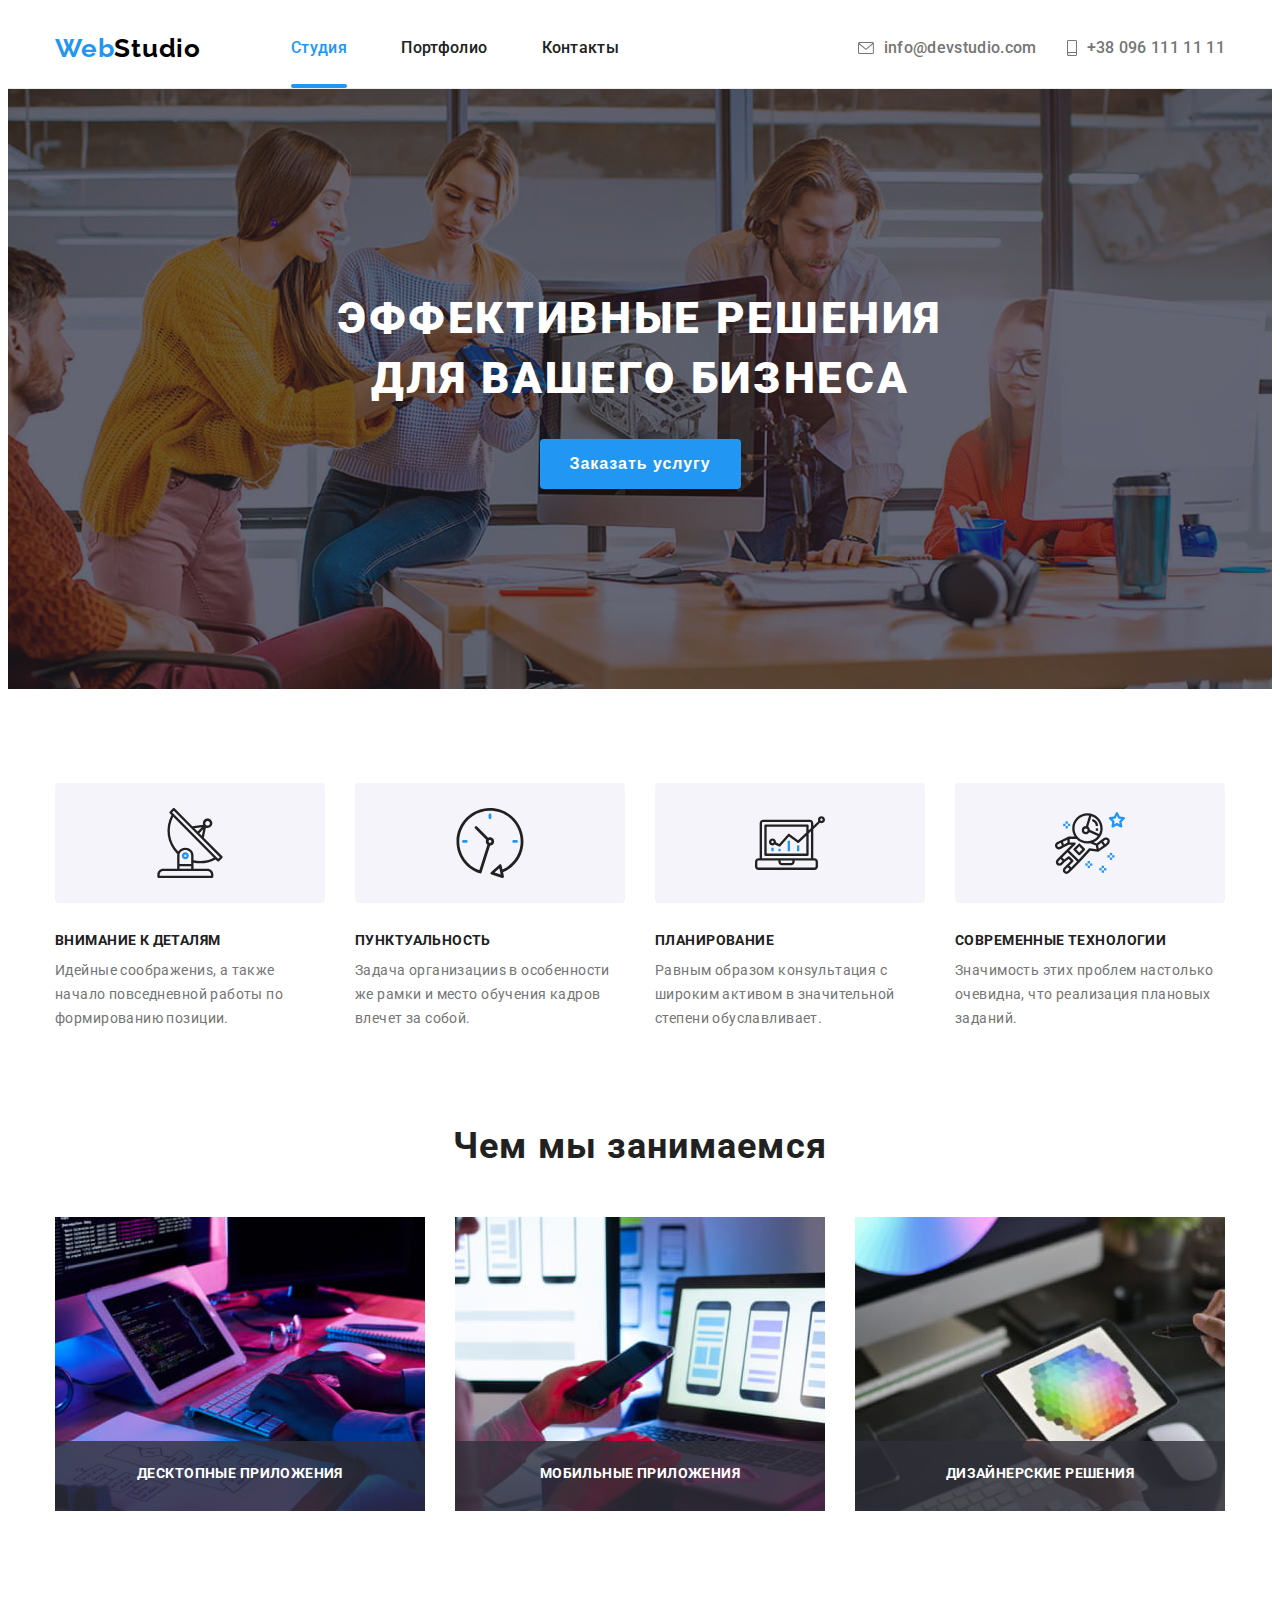
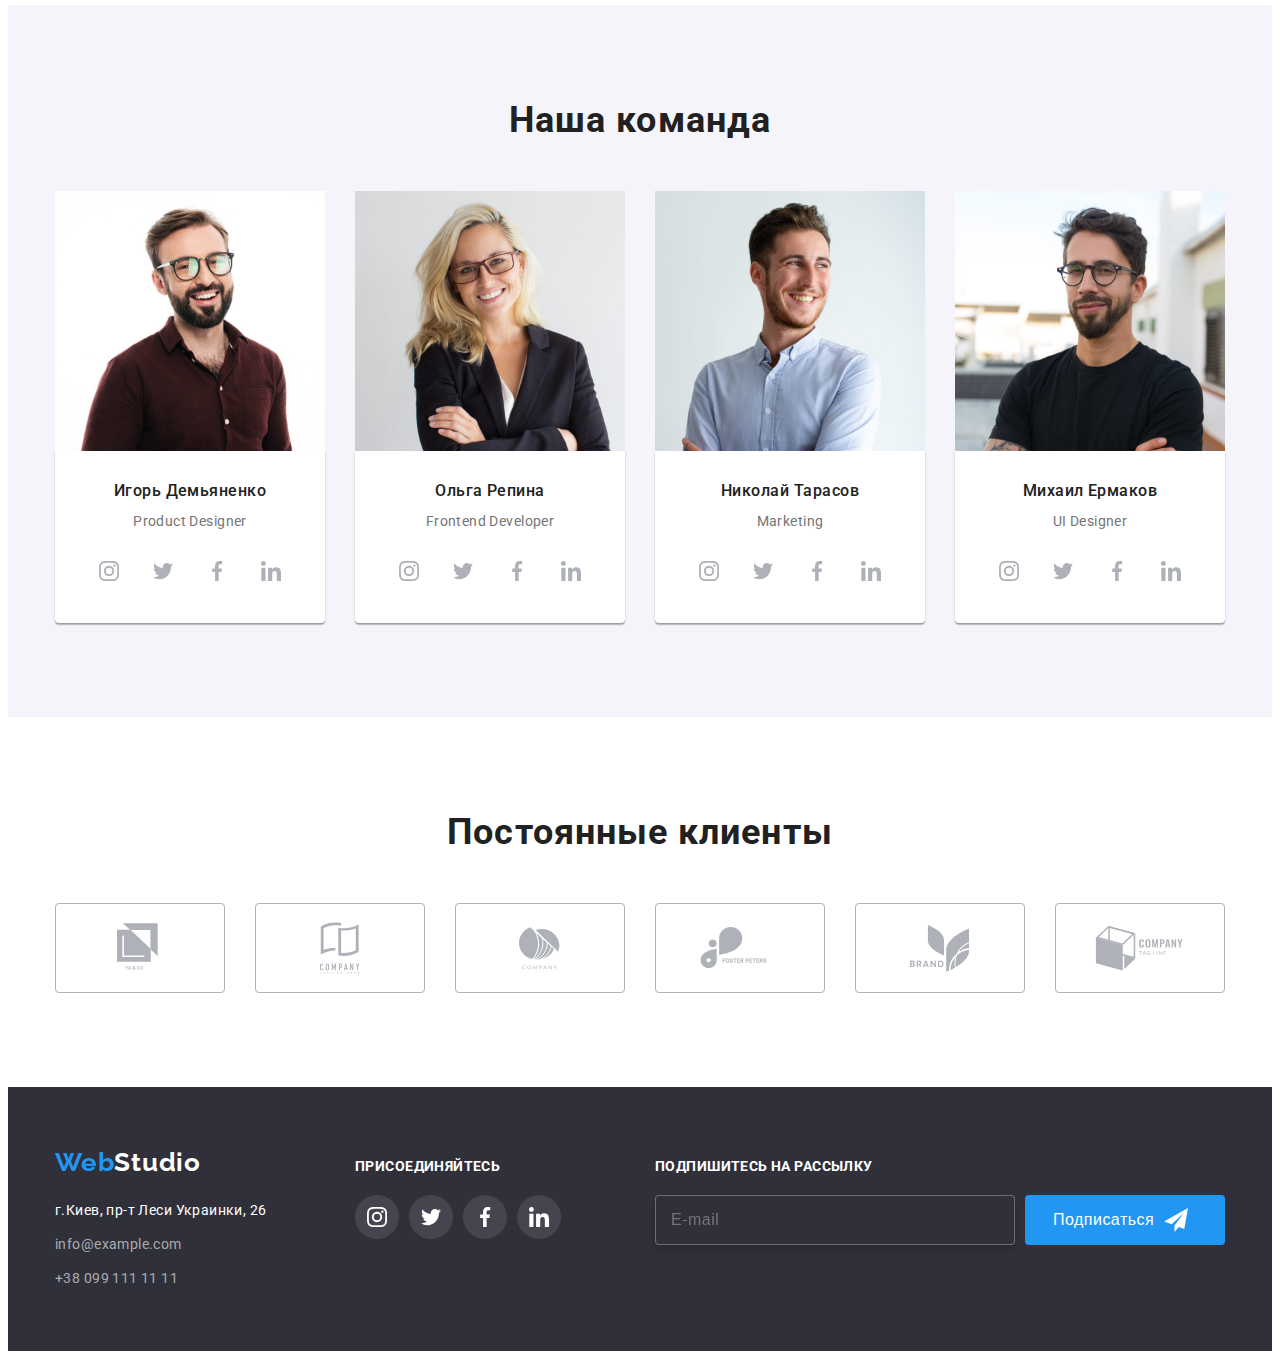
<file: index.html>
<!DOCTYPE html>
<html lang="ru">

<head>
  <meta charset="UTF-8" />
  <meta http-equiv="X-UA-Compatible" content="IE=edge" />
  <meta name="viewport" content="width=device-width, initial-scale=1.0" />
  <title>First hw</title>
  <link rel="preconnect" href="https://fonts.gstatic.com">
  <link href="https://fonts.googleapis.com/css2?family=Raleway:wght@700&family=Roboto:wght@400;500;700;900&display=swap"
    rel="stylesheet">
  <link rel="stylesheet" href="./css/styles.css">
</head>

<body>

  <header class="header-text">
    <div class="container main-container">
      <nav class="navigation">
        <a class="link main-site-name main-site-flex" lang="en" href=""><span
            class="main-site-subname">Web</span>Studio</a>
        <ul class="list">
          <li class="menu menu-item"><a class="link header-link current" href="./index.html">Студия</a></li>
          <li class="menu menu-item"><a class="link header-link" href="./portfolio.html">Портфолио</a></li>
          <li class="menu menu-item"><a class="link header-link" href="">Контакты</a></li>
        </ul>
      </nav>
      <ul class="list navigation-contact">
        <li class="navigation-item"><a class="link header-link" href="mailto:info@devstudio.com">
            <svg class="icon" width="16" height="12">
              <use href="./images/sprite.svg#icon-envelope"></use>
            </svg>
            info@devstudio.com</a>
        </li>
        <li class="navigation-item"><a class="link header-link" href="tel:+380961111111">
            <svg class="icon" width="10" height="16">
              <use href="./images/sprite.svg#icon-smartphone"></use>
            </svg>
            +38 096 111 11 11</a>
        </li>
      </ul>
    </div>
  </header>

  <main>

    <section class="hero">
      <div class="container hero-container">
        <h1 class="hero-text">Эффективные решения для вашего бизнеса</h1>
        <button class="hero-button" type="button" data-modal-open>Заказать услугу</button>
      </div>
    </section>

    <section class="our-advantages">
      <div class="container">
        <ul class="list grid">
          <li class="advantages-item adv-grid-item">
            <h3 class="title-heading sub-title-heading">Внимание к деталям</h3>
            <p class="adv-item-text">Идейные соображениs, а также начало повседневной работы по
              формированию позиции.</p>
          </li>
          <li class="advantages-item adv-grid-item">
            <h3 class="title-heading sub-title-heading">Пунктуальность</h3>
            <p class="adv-item-text">Задача организацииs в особенности же рамки и место обучения кадров
              влечет за собой.</p>
          </li>
          <li class="advantages-item adv-grid-item">
            <h3 class="title-heading sub-title-heading">Планирование</h3>
            <p class="adv-item-text">Равным образом конsультация с широким активом в значительной
              степени обуславливает.</p>
          </li>
          <li class="advantages-item adv-grid-item">
            <h3 class="title-heading sub-title-heading">Современные технологии</h3>
            <p class="adv-item-text">Значимость этих проблем настолько очевидна, что реализация
              плановых заданий.</p>
          </li>
        </ul>
      </div>
    </section>

    <section class="section-work">
      <div class="container">
        <h2 class="title-heading">Чем мы занимаемся</h2>
        <ul class="list grid">
          <li class="grid-work-item work-item">
            <div class="work-block">
              <img width="370" height="294" src="./images/our_work/img_1.jpg" alt="example what we do 1" />
              <p class="work-text">Десктопные приложения</p>
            </div>
          </li>
          <li class="grid-work-item work-item">
            <div class="work-block">
              <img width="370" height="294" src="./images/our_work/img_2.jpg" alt="example what we do 2" />
              <p class="work-text">Мобильные приложения</p>
            </div>
          </li>
          <li class="grid-work-item work-item">
            <div class="work-block">
              <img width="370" height="294" src="./images/our_work/img_3.jpg" alt="example what we do 3" />
              <p class="work-text">Дизайнерские решения</p>
            </div>
          </li>
        </ul>
      </div>
    </section>

    <section class="section-team">
      <div class="container">
        <h2 class="title-heading">Наша команда</h2>
        <ul class="list grid">
          <li class="team-item team-grid-item">
            <img class="team-img-item" width="270" height="260" src="./images/our_team/img_1.jpg"
              alt="Игорь Демьяненко Product Designer" />
            <div class="team-name">
              <h3 class="team-member-name">Игорь Демьяненко</h3>
              <p class="team-member-function" lang="en">Product Designer</p>
              <ul class="list social-icons">
                <li class="social-icons-item">
                  <a aria-label="Instagram" href="" class="social-icons-link" target="_blank"
                    rel="moopener norefferrer">
                    <svg class="icon" width="20" height="20">
                      <use href="./images/sprite.svg#icon-instagram"></use>
                    </svg>
                  </a>
                </li>
                <li class="social-icons-item">
                  <a aria-label="Twitter" href="" class="social-icons-link" target="_blank" rel="moopener norefferrer">
                    <svg class="icon" width="20" height="20">
                      <use href="./images/sprite.svg#icon-twitter"></use>
                    </svg>
                  </a>
                </li>
                <li class="social-icons-item">
                  <a aria-label="Facebook" href="" class="social-icons-link" target="_blank" rel="moopener norefferrer">
                    <svg class="icon" width="20" height="20">
                      <use href="./images/sprite.svg#icon-facebook"></use>
                    </svg>
                  </a>
                </li>
                <li class="social-icons-item">
                  <a aria-label="LinkedIn" href="" class="social-icons-link" target="_blank" rel="moopener norefferrer">
                    <svg class="icon" width="20" height="20">
                      <use href="./images/sprite.svg#icon-linkedin"></use>
                    </svg>
                  </a>
                </li>
              </ul>
            </div>
          </li>
          <li class="team-item team-grid-item">
            <img class="team-img-item" width="270" height="260" src="./images/our_team/img_2.jpg"
              alt="Ольга Репина Frontend Developer" />
            <div class="team-name">
              <h3 class="team-member-name">Ольга Репина</h3>
              <p class="team-member-function" lang="en">Frontend Developer</p>
              <ul class="list social-icons">
                <li class="social-icons-item">
                  <a aria-label="Instagram" href="" class="social-icons-link" target="_blank"
                    rel="moopener norefferrer">
                    <svg class="icon" width="20" height="20">
                      <use href="./images/sprite.svg#icon-instagram"></use>
                    </svg>
                  </a>
                </li>
                <li class="social-icons-item">
                  <a aria-label="Twitter" href="" class="social-icons-link" target="_blank" rel="moopener norefferrer">
                    <svg class="icon" width="20" height="20">
                      <use href="./images/sprite.svg#icon-twitter"></use>
                    </svg>
                  </a>
                </li>
                <li class="social-icons-item">
                  <a aria-label="Facebook" href="" class="social-icons-link" target="_blank" rel="moopener norefferrer">
                    <svg class="icon" width="20" height="20">
                      <use href="./images/sprite.svg#icon-facebook"></use>
                    </svg>
                  </a>
                </li>
                <li class="social-icons-item">
                  <a aria-label="LinkedIn" href="" class="social-icons-link" target="_blank" rel="moopener norefferrer">
                    <svg class="icon" width="20" height="20">
                      <use href="./images/sprite.svg#icon-linkedin"></use>
                    </svg>
                  </a>
                </li>
              </ul>
            </div>
          </li>
          <li class="team-item team-grid-item">
            <img class="team-img-item" width="270" height="260" src="./images/our_team/img_3.jpg"
              alt="Николай Тарасов Marketing" />
            <div class="team-name">
              <h3 class="team-member-name">Николай Тарасов</h3>
              <p class="team-member-function" lang="en">Marketing</p>
              <ul class="list social-icons">
                <li class="social-icons-item">
                  <a aria-label="Instagram" href="" class="social-icons-link" target="_blank"
                    rel="moopener norefferrer">
                    <svg class="icon" width="20" height="20">
                      <use href="./images/sprite.svg#icon-instagram"></use>
                    </svg>
                  </a>
                </li>
                <li class="social-icons-item">
                  <a aria-label="Twitter" href="" class="social-icons-link" target="_blank" rel="moopener norefferrer">
                    <svg class="icon" width="20" height="20">
                      <use href="./images/sprite.svg#icon-twitter"></use>
                    </svg>
                  </a>
                </li>
                <li class="social-icons-item">
                  <a aria-label="Facebook" href="" class="social-icons-link" target="_blank" rel="moopener norefferrer">
                    <svg class="icon" width="20" height="20">
                      <use href="./images/sprite.svg#icon-facebook"></use>
                    </svg>
                  </a>
                </li>
                <li class="social-icons-item">
                  <a aria-label="LinkedIn" href="" class="social-icons-link" target="_blank" rel="moopener norefferrer">
                    <svg class="icon" width="20" height="20">
                      <use href="./images/sprite.svg#icon-linkedin"></use>
                    </svg>
                  </a>
                </li>
              </ul>
            </div>
          </li>
          <li class="team-item team-grid-item">
            <img class="team-img-item" width="270" height="260" src="./images/our_team/img_4.jpg"
              alt="Михаил Ермаков UI Designer" />
            <div class="team-name">
              <h3 class="team-member-name">Михаил Ермаков</h3>
              <p class="team-member-function" lang="en">UI Designer</p>
              <ul class="list social-icons">
                <li class="social-icons-item">
                  <a aria-label="Instagram" href="" class="social-icons-link" target="_blank"
                    rel="moopener norefferrer">
                    <svg class="icon" width="20" height="20">
                      <use href="./images/sprite.svg#icon-instagram"></use>
                    </svg>
                  </a>
                </li>
                <li class="social-icons-item">
                  <a aria-label="Twitter" href="" class="social-icons-link" target="_blank" rel="moopener norefferrer">
                    <svg class="icon" width="20" height="20">
                      <use href="./images/sprite.svg#icon-twitter"></use>
                    </svg>
                  </a>
                </li>
                <li class="social-icons-item">
                  <a aria-label="Facebook" href="" class="social-icons-link" target="_blank" rel="moopener norefferrer">
                    <svg class="icon" width="20" height="20">
                      <use href="./images/sprite.svg#icon-facebook"></use>
                    </svg>
                  </a>
                </li>
                <li class="social-icons-item">
                  <a aria-label="LinkedIn" href="" class="social-icons-link" target="_blank" rel="moopener norefferrer">
                    <svg class="icon" width="20" height="20">
                      <use href="./images/sprite.svg#icon-linkedin"></use>
                    </svg>
                  </a>
                </li>
              </ul>
            </div>
          </li>
        </ul>
      </div>
    </section>

    <section class="section-customers">
      <div class="container">
        <h2 class="title-heading">Постоянные клиенты</h2>
        <ul class="list grid customers-list">
          <li class="customers-item">
            <a href="" class="customers-link">
              <svg class="icon" width=45 height=50>
                <use href="./images/sprite.svg#icon-logo-1"></use>
              </svg>
            </a>
          </li>
          <li class="customers-item">
            <a href="" class="customers-link">
              <svg class="icon" width=40 height=52>
                <use href="./images/sprite.svg#icon-logo-2"></use>
              </svg>
            </a>
          </li>
          <li class="customers-item">
            <a href="" class="customers-link">
              <svg class="icon" width=41 height=43>
                <use href="./images/sprite.svg#icon-logo-3"></use>
              </svg>
            </a>
          </li>
          <li class="customers-item">
            <a href="" class="customers-link">
              <svg class="icon" width=80 height=42>
                <use href="./images/sprite.svg#icon-logo-4"></use>
              </svg>
            </a>
          </li>
          <li class="customers-item">
            <a href="" class="customers-link">
              <svg class="icon" width=59 height=47>
                <use href="./images/sprite.svg#icon-logo-5"></use>
              </svg>
            </a>
          </li>
          <li class="customers-item">
            <a href="" class="customers-link">
              <svg class="icon" width=89 height=45>
                <use href="./images/sprite.svg#icon-logo-6"></use>
              </svg>
            </a>
          </li>
        </ul>
      </div>
    </section>
  </main>

  <footer class="footer footer-text-color">
    <div class="container footer-container">
      <div class="footer-contacts">
        <a class="link main-site-name-footer" lang="en" href=""><span class="main-site-subname">Web</span>Studio</a>
        <address class="flex-address">
          <ul class="list">
            <li class="footer-item">
              <a class="link footer-address-color" href="https://goo.gl/maps/DzhFfoEovejw2ryV9" target="_blank"
                rel="noopener noreferrer">г.Киев, пр-т Леси Украинки, 26</a>
            </li>
            <li class="footer-item"><a class="link footer-link" href="mailto:info@example.com">info@example.com</a></li>
            <li class="footer-item"><a class="link footer-link" href="tel:+380991111111">+38 099 111 11 11</a></li>
          </ul>
        </address>
      </div>
      <div class="footer-socials">
        <h2 class="footer-join-section">Присоединяйтесь</h2>
        <ul class="list social-icons">
          <li class="social-icons-item footer-social-icons">
            <a aria-label="Instagram" href="" class="social-icons-link" target="_blank" rel="moopener norefferrer">
              <svg class="icon" width="20" height="20">
                <use href="./images/sprite.svg#icon-instagram"></use>
              </svg>
            </a>
          </li>
          <li class="social-icons-item footer-social-icons">
            <a aria-label="Twitter" href="" class="social-icons-link" target="_blank" rel="moopener norefferrer">
              <svg class="icon" width="20" height="20">
                <use href="./images/sprite.svg#icon-twitter"></use>
              </svg>
            </a>
          </li>
          <li class="social-icons-item footer-social-icons">
            <a aria-label="Facebook" href="" class="social-icons-link" target="_blank" rel="moopener norefferrer">
              <svg class="icon" width="20" height="20">
                <use href="./images/sprite.svg#icon-facebook"></use>
              </svg>
            </a>
          </li>
          <li class="social-icons-item footer-social-icons">
            <a aria-label="LinkedIn" href="" class="social-icons-link" target="_blank" rel="moopener norefferrer">
              <svg class="icon" width="20" height="20">
                <use href="./images/sprite.svg#icon-linkedin"></use>
              </svg>
            </a>
          </li>
        </ul>
      </div>

      <div class="sign-in">
        <h2 class="footer-join-section">Подпишитесь на рассылку</h2>
        <form name="subscribe-form" class="footer-form">
          <input type="text" name="email" class="footer-mail" id="user-email" placeholder="E-mail">
          <button class="button footer-sign-btn" type="button">Подписаться
            <svg class="icon" width="24" height="24">
              <use href="./images/sprite.svg#icon-footer-telegram"></use>
            </svg>
          </button>
        </form>
      </div>
    </div>
  </footer>

  <!-- Modal Window -->
  <div class="backdrop is-hidden" data-modal>
    <div class="modal">
      <button class="button modal-btn-close" type="button" data-modal-close>
        <svg class="icon" width="11" height="11">
          <use href="./images/sprite.svg#icon-modal-close"></use>
          <!-- <use href="./btn-close.svg#icon-modal-close"></use> -->
        </svg>
      </button>
      <form name="modal-window" class="modal-input-form">
        <h3 class="modal-header-text">Оставьте свои данные, мы вам перезвоним</h3>
        <div class="list modal-input-data">
          <!-- <li class="modal-input-item"> -->
            <div class="modal-field">
              <label for="user-name" class="input-name">Имя</label>
              <input type="text" class="modal-form" name="modal-user-name" id="user-name">
              <svg class="icon modal-icon" width="12" height="12">
                <use href="./images/sprite.svg#icon-modal-name"></use>
              </svg>
            </div>
          <!-- </li> -->
          <!-- <li class="modal-input-item"> -->
            <div class="modal-field">
              <label for="user-phone" class="input-name">Телефон</label>
              <input type="tel" class="modal-form" name="modal-user-phone" id="user-phone">
              <svg class="icon modal-icon" width="13" height="13">
                <use href="./images/sprite.svg#icon-modal-phone"></use>
              </svg>
            </div>
          <!-- </li> -->
          <!-- <li class="modal-input-item"> -->
            <div class="modal-field">
              <label for="user-mail" class="input-name">Почта</label>
              <input type="email" class="modal-form" name="modal-user-mail" id="user-mail">
              <svg class="icon modal-icon" width="15" height="12">
                <use href="./images/sprite.svg#icon-modal-mail"></use>
              </svg>
            </div>
          <!-- </li> -->
          <!-- <li class="modal-input-item"> -->
            <div class="modal-field">
              <label for="commentary-input" class="input-name modal-comment">Комментарии</label>
              <textarea name="modal-commentary" id="commentary-input" rows="6" placeholder="Введите текст"></textarea>
            </div>
          <!-- </li> -->
        </div>
        <!-- <div class="modal-comment-div"> -->
        <label for="modal-checkbox" class="modal-agreement">
          <input type="checkbox" name="modal-checkbox" id="modal-checkbox" class="modal-checkbox visually-hidden">
          <svg class="icon modal-checkbox-icon" width="16" height="15">
            <!-- <use href="./images/sprite.svg#icon-modal-checkbox"></use> -->
          </svg>
          <span class="modal-agreement-text">Соглашаюсь с рассылкой и принимаю</span>
          <a href="" class="modal-link">Условия договора</a>
        </label>
        <!-- </div> -->
        <button type="submit" class="modal-button">Отправить</button>

      </form>
    </div>
  </div>


  <!-- Java Scripts -->
  <script src="./js/modal.js"></script>

  <script>(() => {
      document.querySelector('.js-speaker-form').addEventListener('submit', e => {
        e.preventDefault();

        new FormData(e.currentTarget).forEach((value, name) =>
          console.log(`${name}: ${value}`),
        );
      });
    })();</script>
</body>

</html>
</file>
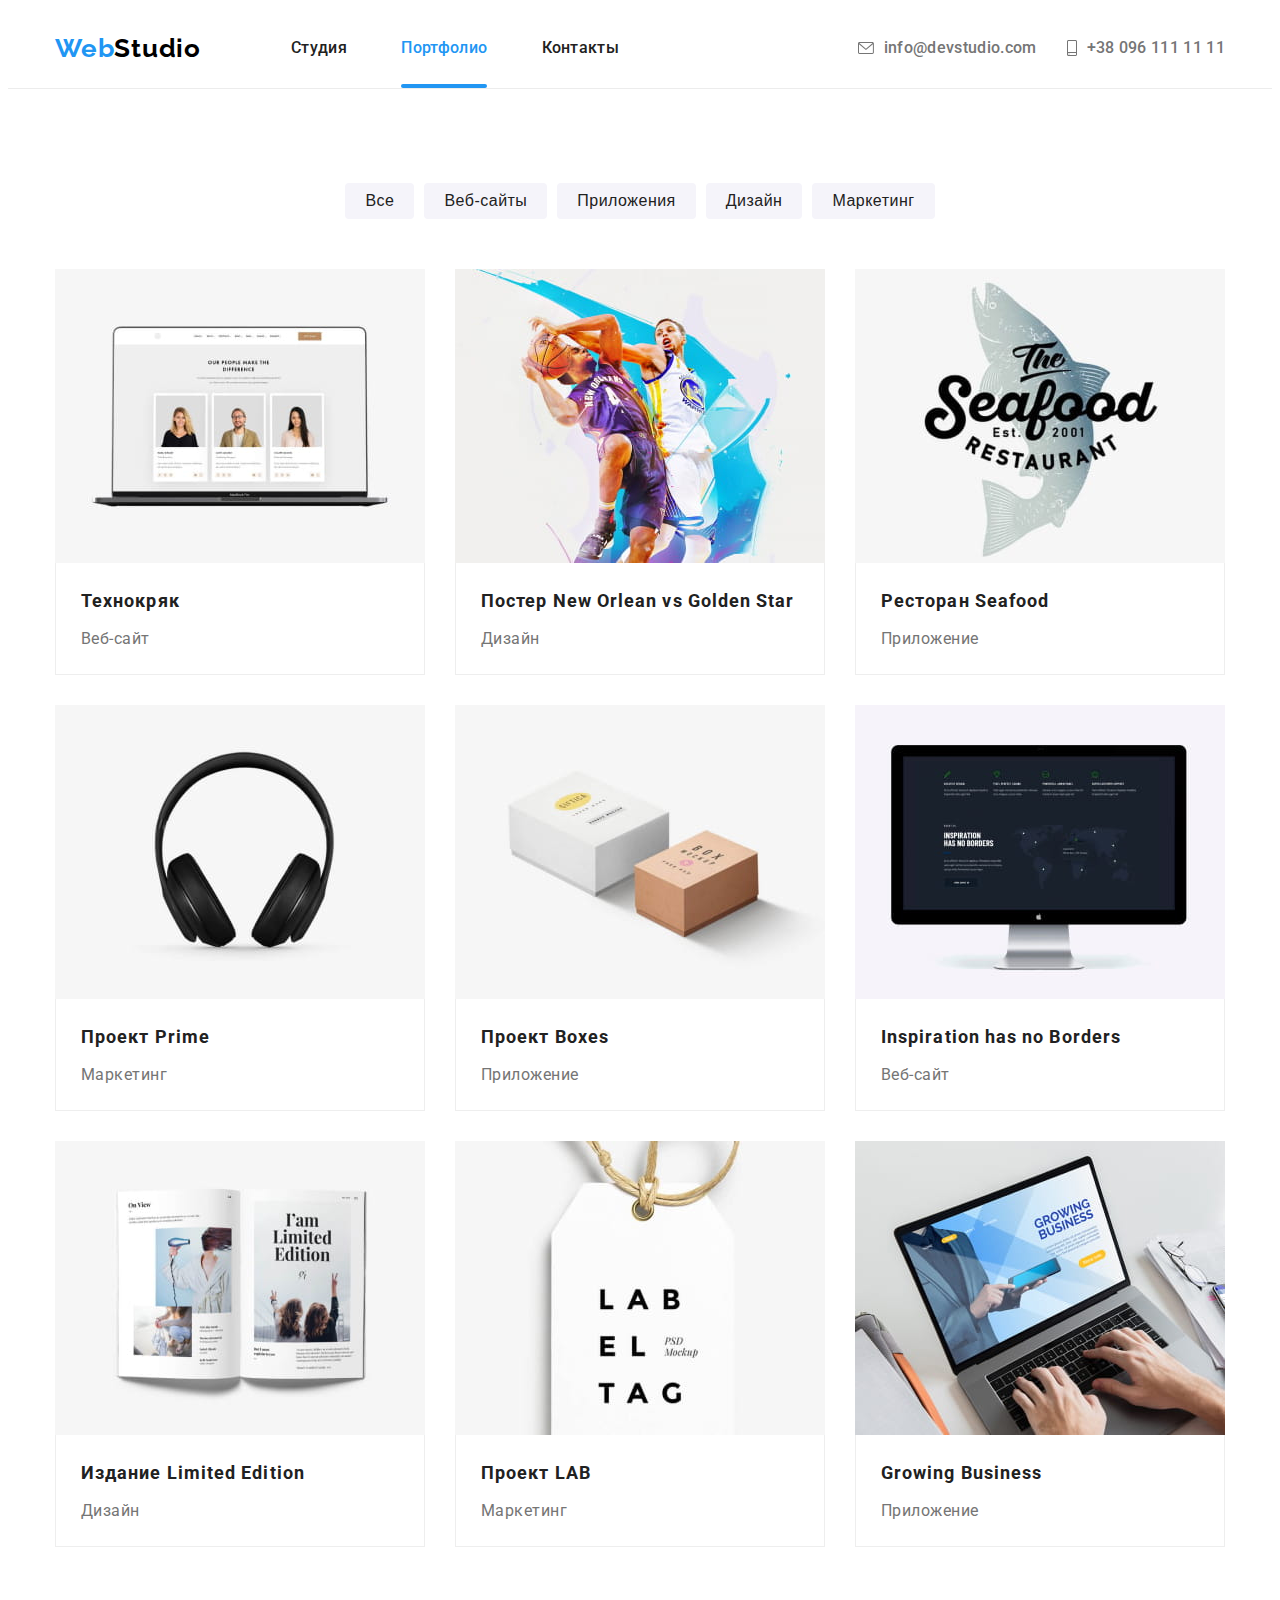
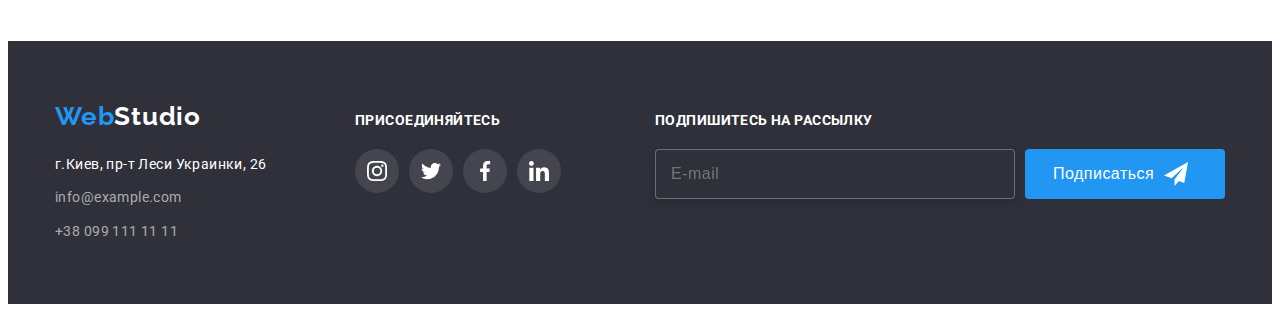
<file: portfolio.html>
<!DOCTYPE html>
<html lang="ru">

<head>
  <meta charset="UTF-8">
  <meta http-equiv="X-UA-Compatible" content="IE=edge">
  <meta name="viewport" content="width=device-width, initial-scale=1.0">
  <title>Portfolio</title>
  <link rel="preconnect" href="https://fonts.gstatic.com">
  <link href="https://fonts.googleapis.com/css2?family=Raleway:wght@700&family=Roboto:wght@400;500;700;900&display=swap"
    rel="stylesheet">
  <link rel="stylesheet" href="./css/styles.css">
</head>

<body>
  <header class="header-text">
    <div class="container main-container">
      <nav class="navigation">
        <a class="link main-site-name main-site-flex" lang="en" href=""><span
            class="main-site-subname">Web</span>Studio</a>
        <ul class="list">
          <li class="menu menu-item"><a class="link header-link" href="./index.html">Студия</a></li>
          <li class="menu menu-item"><a class="link header-link current" href="./portfolio.html">Портфолио</a></li>
          <li class="menu menu-item"><a class="link header-link" href="./trans.html">Контакты</a></li>
        </ul>
      </nav>
      <ul class="list navigation-contact">
        <li class="navigation-item"><a class="link header-link" href="mailto:info@devstudio.com">
            <svg class="icon" width="16" , height="12">
              <use href="./images/sprite.svg#icon-envelope"></use>
            </svg>
            info@devstudio.com</a>
        </li>
        <li class="navigation-item"><a class="link header-link" href="tel:+380961111111">
            <svg class="icon" width="10" , height="16">
              <use href="./images/sprite.svg#icon-smartphone"></use>
            </svg>
            +38 096 111 11 11</a>
        </li>
      </ul>
    </div>
  </header>

  <main>
    <section class="portfolio-section">
      <div class="container portfolio-container">
        <ul class="list grid portfolio-grid">
          <li class="portfolio-item"><button class="button" type="button">Все</button></li>
          <li class="portfolio-item"><button class="button" type="button">Веб-сайты</button></li>
          <li class="portfolio-item"><button class="button" type="button">Приложения</button></li>
          <li class="portfolio-item"><button class="button" type="button">Дизайн</button></li>
          <li class="portfolio-item"><button class="button" type="button">Маркетинг</button></li>
        </ul>
        <ul class="list grid">
          <li class="portfolio-item-example">
            <a class="link portfolio-link" href="">
              <div class="portfolio-example-box">
                <img width="370" height="294" src="./images/portfolio/portfolio_1.jpg" alt="portfolio image 1">
                <p class="portfolio-example-text">Технокряк это современная площадка распространения коронавируса.
                  Компании используют эту платформу для цифрового шпионажа и атак на защищённые сервера конкурентов.
                </p>
              </div>
              <div class="portfolio-item-description">
                <h2 class="link-title">Технокряк</h2>
                <p class="link-title-text">Веб-сайт</p>
              </div>
            </a>
          </li>
          <li class="portfolio-item-example">
            <a class="link portfolio-link" href="">
              <div class="portfolio-example-box">
                <img width="370" height="294" src="./images/portfolio/portfolio_2.jpg" alt="portfolio image 2">
                <p class="portfolio-example-text">Технокряк это современная площадка распространения коронавируса.
                  Компании используют эту платформу для цифрового шпионажа и атак на защищённые сервера конкурентов.</p>
              </div>
              <div class="portfolio-item-description">
                <h2 class="link-title">Постер New Orlean vs Golden Star</h2>
                <p class="link-title-text">Дизайн</p>
              </div>
            </a>
          </li>
          <li class="portfolio-item-example">
            <a class="link portfolio-link" href="">
              <div class="portfolio-example-box">
                <img width="370" height="294" src="./images/portfolio/portfolio_3.jpg" alt="portfolio image 3">
                <p class="portfolio-example-text">Технокряк это современная площадка распространения коронавируса.
                  Компании используют эту платформу для цифрового шпионажа и атак на защищённые сервера конкурентов.</p>
              </div>
              <div class="portfolio-item-description">
                <h2 class="link-title">Ресторан Seafood</h2>
                <p class="link-title-text">Приложение</p>
              </div>
            </a>
          </li>
          <li class="portfolio-item-example">
            <a class="link portfolio-link" href="">
              <div class="portfolio-example-box">
                <img width="370" height="294" src="./images/portfolio/portfolio_4.jpg" alt="portfolio image 4">
                <p class="portfolio-example-text">Технокряк это современная площадка распространения коронавируса.
                  Компании используют эту платформу для цифрового шпионажа и атак на защищённые сервера конкурентов.</p>
              </div>
              <div class="portfolio-item-description">
                <h2 class="link-title">Проект Prime</h2>
                <p class="link-title-text">Маркетинг</p>
              </div>
            </a>
          </li>
          <li class="portfolio-item-example">
            <a class="link portfolio-link" href="">
              <div class="portfolio-example-box">
                <img width="370" height="294" src="./images/portfolio/portfolio_5.jpg" alt="portfolio image 5">
                <p class="portfolio-example-text">Технокряк это современная площадка распространения коронавируса.
                  Компании используют эту платформу для цифрового шпионажа и атак на защищённые сервера конкурентов.</p>
              </div>
              <div class="portfolio-item-description">
                <h2 class="link-title">Проект Boxes</h2>
                <p class="link-title-text">Приложение</p>
              </div>
            </a>
          </li>
          <li class="portfolio-item-example">
            <a class="link portfolio-link" href="">
              <div class="portfolio-example-box">
                <img width="370" height="294" src="./images/portfolio/portfolio_6.jpg" alt="portfolio image 6">
                <p class="portfolio-example-text">Технокряк это современная площадка распространения коронавируса.
                  Компании используют эту платформу для цифрового шпионажа и атак на защищённые сервера конкурентов.</p>
              </div>
              <div class="portfolio-item-description">
                <h2 class="link-title">Inspiration has no Borders</h2>
                <p class="link-title-text">Веб-сайт</p>
              </div>
            </a>
          </li>
          <li class="portfolio-item-example">
            <a class="link portfolio-link" href="">
              <div class="portfolio-example-box">
                <img width="370" height="294" src="./images/portfolio/portfolio_7.jpg" alt="portfolio image 7">
                <p class="portfolio-example-text">Технокряк это современная площадка распространения коронавируса.
                  Компании используют эту платформу для цифрового шпионажа и атак на защищённые сервера конкурентов.</p>
              </div>
              <div class="portfolio-item-description">
                <h2 class="link-title">Издание Limited Edition</h2>
                <p class="link-title-text">Дизайн</p>
              </div>
            </a>
          </li>
          <li class="portfolio-item-example">
            <a class="link portfolio-link" href="">
              <div class="portfolio-example-box">
                <img width="370" height="294" src="./images/portfolio/portfolio_8.jpg" alt="portfolio image 8">
                <p class="portfolio-example-text">Технокряк это современная площадка распространения коронавируса.
                  Компании используют эту платформу для цифрового шпионажа и атак на защищённые сервера конкурентов.</p>
              </div>
              <div class="portfolio-item-description">
                <h2 class="link-title">Проект LAB</h2>
                <p class="link-title-text">Маркетинг</p>
              </div>
            </a>
          </li>
          <li class="portfolio-item-example">
            <a class="link portfolio-link" href="">
              <div class="portfolio-example-box">
                <img width="370" height="294" src="./images/portfolio/portfolio_9.jpg" alt="portfolio image 9">
                <p class="portfolio-example-text">Технокряк это современная площадка распространения коронавируса.
                  Компании используют эту платформу для цифрового шпионажа и атак на защищённые сервера конкурентов.</p>
              </div>
              <div class="portfolio-item-description">
                <h2 class="link-title">Growing Business</h2>
                <p class="link-title-text">Приложение</p>
              </div>
            </a>
          </li>
        </ul>
      </div>
    </section>
  </main>

  <footer class="footer footer-text-color">
    <div class="container footer-container">
      <div class="footer-contacts">
        <a class="link main-site-name-footer" lang="en" href=""><span class="main-site-subname">Web</span>Studio</a>
        <address class="flex-address">
          <ul class="list">
            <li class="footer-item">
              <a class="link footer-address-color" href="https://goo.gl/maps/DzhFfoEovejw2ryV9" target="_blank"
                rel="noopener noreferrer">г.Киев, пр-т Леси Украинки, 26</a>
            </li>
            <li class="footer-item"><a class="link footer-link" href="mailto:info@example.com">info@example.com</a></li>
            <li class="footer-item"><a class="link footer-link" href="tel:+380991111111">+38 099 111 11 11</a></li>
          </ul>
        </address>
      </div>
      <div class="footer-socials">
        <h2 class="footer-join-section">Присоединяйтесь</h2>
        <ul class="list social-icons">
          <li class="social-icons-item footer-social-icons">
            <a aria-label="Instagram" href="" class="social-icons-link" target="_blank" rel="moopener norefferrer">
              <svg class="icon" width="20" height="20">
                <use href="./images/sprite.svg#icon-instagram"></use>
              </svg>
            </a>
          </li>
          <li class="social-icons-item footer-social-icons">
            <a aria-label="Twitter" href="" class="social-icons-link" target="_blank" rel="moopener norefferrer">
              <svg class="icon" width="20" height="20">
                <use href="./images/sprite.svg#icon-twitter"></use>
              </svg>
            </a>
          </li>
          <li class="social-icons-item footer-social-icons">
            <a aria-label="Facebook" href="" class="social-icons-link" target="_blank" rel="moopener norefferrer">
              <svg class="icon" width="20" height="20">
                <use href="./images/sprite.svg#icon-facebook"></use>
              </svg>
            </a>
          </li>
          <li class="social-icons-item footer-social-icons">
            <a aria-label="LinkedIn" href="" class="social-icons-link" target="_blank" rel="moopener norefferrer">
              <svg class="icon" width="20" height="20">
                <use href="./images/sprite.svg#icon-linkedin"></use>
              </svg>
            </a>
          </li>
        </ul>
      </div>

      <div class="sign-in">
        <h2 class="footer-join-section">Подпишитесь на рассылку</h2>
        <form name="subscribe-form" action="" class="footer-form">
          <input type="text" name="email" class="footer-mail" id="user-email" placeholder="E-mail">
          <button class="button footer-sign-btn" type="button">Подписаться
            <svg class="icon" width="24" height="24">
              <use href="./images/sprite.svg#icon-footer-telegram"></use>
            </svg>
          </button>
        </form>
      </div>
    </div>
  </footer>
</body>

</html>
</file>
<file: css/styles.css>
:root {
  /* colors */
  --main-text-color: hsl(0, 0%, 46%);
  --title-color: rgb(33, 33, 33);
  --footer-bg-color: rgb(47, 48, 58);
  --accent-color: rgb(33, 150, 243);
  --pure-white-color: rgb(255, 255, 255);
  --team-bg-color: rgb(245, 244, 250);
  --footer-text-color: rgba(255, 255, 255, 0.6);
  --img-shadow-color: rgb(0, 0, 0);
  --portfolio-img-border-color: rgb(238, 238, 238);
  --social-icons-color: rgb(175, 177, 184);
  --modal-bg-color: rgba(0, 0, 0, 0.2);
  --modal-btn-color: rgb(24, 140, 232);
  /* variables */
  --grid-item: 3;
  --transition-function: cubic-bezier(0.4, 0, 0.2, 1);
  --transition-time: 250ms;
}

html {
  box-sizing: border-box;
}

*,
*::before,
*::after {
  box-sizing: inherit;
}

h1,
h2,
h3,
h4,
h5,
h6,
p {
  margin-top: 0;
}

ul {
  padding: 0;
}

img {
  display: block;
  max-width: 100%;
  height: auto;
}

body {
  font-family: "Roboto", sans-serif;
  font-size: 14px;
  font-weight: 400;
  line-height: 1.71;
  letter-spacing: 0.03em;
  color: var(--main-text-color);
}

.visually-hidden {
  position: absolute !important;
  clip: rect(1px 1px 1px 1px);
  clip: rect(1px, 1px, 1px, 1px);
  padding: 0 !important;
  border: 0 !important;
  height: 1px !important;
  width: 1px !important;
  overflow: hidden;
}

.header-text {
  font-family: "Roboto", sans-serif;
  font-style: normal;
  font-weight: 500;
  font-size: 16px;
  line-height: 1.14;
  letter-spacing: 0.02em;
  color: var(--title-color);

  border-bottom: 1px solid #ececec;
}

address {
  font-style: normal;
}

.link {
  text-decoration: none;
  color: inherit;
  transition: color var(--transition-time) var(--transition-function),
    fill var(--transition-time) var(--transition-function),
    box-shadow var(--transition-time) var(--transition-function);
}

.navigation .menu-item {
  position: relative;
}

.current {
  color: var(--accent-color);
}

.current::after {
  content: "";
  position: absolute;
  width: 100%;
  border-bottom: 4px solid var(--accent-color);
  border-radius: 2px;
  bottom: -1px;
}

.link:hover,
.link:focus {
  color: var(--accent-color);
}

.list {
  list-style: none;
  margin: 0;
}

.button {
  font-weight: 500;
  font-size: 16px;
  line-height: 1.62;
  text-align: center;
  letter-spacing: 0.03em;
  color: var(--title-color);
  background: var(--team-bg-color);
  border-radius: 4px;
  border-width: 0;
  cursor: pointer;
  padding: 5px 20px;

  transition: color var(--transition-time) var(--transition-function),
    background-color var(--transition-time) var(--transition-function),
    box-shadow var(--transition-time) var(--transition-function);
}

.button:hover,
.button:focus {
  color: var(--pure-white-color);
  background-color: var(--accent-color);
}

.container {
  width: 1200px;
  padding-right: 15px;
  padding-left: 15px;
  margin-right: auto;
  margin-left: auto;
}

.main-site-flex {
  display: flex;
  margin-right: 90px;
}

.header-link {
  padding: 30px 0;
  display: flex;
  align-items: center;
}

.header-link:hover .icon,
.header-link:focus .icon {
  fill: var(--accent-color);
}

.hero {
  background-color: var(--footer-bg-color);
  margin-left: auto;
  margin-right: auto;
  height: 600px;
  max-width: 1600px;
  background: linear-gradient(
      180deg,
      rgba(47, 48, 58, 0.4),
      rgba(47, 48, 58, 0.4)
    ),
    url(../images/hero/hero-bg-img.jpg);
  background-repeat: no-repeat;
  background-size: cover;
  background-position: center;
}

.hero-container {
  padding: 200px 0;
  text-align: center;
}

.hero-button {
  font-weight: 700;
  font-size: 16px;
  line-height: 1.87;
  letter-spacing: 0.06em;
  padding: 10px 30px;
  color: var(--pure-white-color);
  background-color: var(--accent-color);
  cursor: pointer;
  box-shadow: 0px 4px 4px rgba(0, 0, 0, 0.15);
  border-radius: 4px;
  border-width: 0;
}

.hero-text {
  font-weight: 900;
  font-size: 44px;
  line-height: 1.36;
  text-align: center;
  letter-spacing: 0.06em;
  text-transform: uppercase;
  color: var(--pure-white-color);

  max-width: 700px;
  margin: auto;
  margin-bottom: 30px;
}

.main-site-name,
.main-site-name-footer {
  font-family: Raleway;
  font-weight: 700;
  font-size: 26px;
  line-height: 1.19;
  letter-spacing: 0.03em;
  color: #000000;
}

.main-site-subname {
  color: var(--accent-color);
}
.title-heading {
  font-weight: 700;
  font-size: 36px;
  line-height: 1.17;
  text-align: center;
  letter-spacing: 0.03em;
  color: var(--title-color);

  margin-bottom: 50px;
}

.sub-title-heading {
  font-size: 14px;
  line-height: 1.14;
  text-transform: uppercase;
  text-align: left;
  margin-bottom: 10px;
}

.grid {
  display: flex;
  flex-wrap: wrap;
  margin-left: -30px;
  margin-top: -30px;
  text-align: center;
}

/* Navigation section */
.main-container {
  display: flex;
  align-items: center;
  margin-left: auto;
  min-height: 80px;
}

.navigation {
  display: flex;
  align-items: center;
  margin-right: auto;
}

.navigation-contact {
  display: flex;
  align-items: center;
  justify-content: center;
  color: var(--main-text-color);
}

.navigation-item .icon {
  fill: var(--main-text-color);
  margin-right: 10px;
  transition: fill var(--transition-time) var(--transition-function),
    box-shadow var(--transition-time) var(--transition-function);
}

.navigation-item:first-child {
  margin-right: 30px;
}

.navigation-item {
  display: flex;
  align-items: center;
}

.menu {
  display: inline-flex;
}

.menu-item:not(:last-child) {
  margin-right: 50px;
}

/* Our advantages section */
.our-advantages {
  padding-top: 94px;
}

.advantages-item {
  flex-basis: calc((100% - 30px * var(--grid-item)) / var(--grid-item));
  margin-left: 30px;
  margin-top: 30px;
}

.adv-grid-item {
  text-align: center;
  --grid-item: 4;
}

.adv-grid-item::before {
  margin-bottom: 30px;
  content: "";
  display: block;
  background-repeat: no-repeat;
  background-position: 50% 50%;
  width: 270px;
  height: 120px;
  background-color: var(--team-bg-color);
  border-radius: 4px;
}

.adv-grid-item:nth-of-type(1)::before {
  background-image: url("data:image/svg+xml;charset=UTF-8,%3csvg width='70' height='70' viewBox='0 0 70 70' fill='none' xmlns='http://www.w3.org/2000/svg'%3e%3cpath d='M67.3163 48.3385L48.8468 29.7337L50.8966 19.6373C51.4256 19.8438 51.9879 19.9517 52.5556 19.9558H52.5696C55.1777 19.9866 57.3169 17.8974 57.3479 15.2893C57.3788 12.6812 55.2894 10.542 52.6813 10.5111C50.0732 10.4803 47.934 12.5695 47.9031 15.1776C47.8965 15.7357 47.9888 16.2905 48.176 16.8163L37.326 18.1405L19.6276 0.35C19.4105 0.128479 19.1141 0.00247917 18.804 0C18.4977 0.00160417 18.2044 0.123521 17.9873 0.3395L14.6786 3.6295C14.2232 4.08508 14.2232 4.82358 14.6786 5.27917L16.459 7.08517C9.56162 19.7681 11.8019 35.4741 21.9703 45.7228C22.0636 45.8121 22.1718 45.8843 22.29 45.9363C22.2165 46.3311 22.1781 46.7317 22.1756 47.1333V60.6667H8.17562C4.95562 60.6705 2.34608 63.28 2.34229 66.5V68.8333C2.34229 69.4776 2.86466 70 3.50895 70H57.1756C57.8199 70 58.3423 69.4776 58.3423 68.8333V66.5C58.3385 63.28 55.729 60.6705 52.509 60.6667H38.509V54.6688C40.7021 55.1288 42.9367 55.3633 45.1776 55.3688C50.5548 55.363 55.8464 54.0225 60.5776 51.4675L62.3673 53.2677C62.5844 53.4892 62.8808 53.6152 63.191 53.6177C63.4972 53.6161 63.7905 53.4941 64.0076 53.2782L67.3163 49.9882C67.7717 49.5326 67.7717 48.7941 67.3163 48.3385ZM50.9246 13.6348C51.8383 12.726 53.3157 12.7301 54.2244 13.6437C55.1332 14.5574 55.1291 16.0348 54.2155 16.9435C53.7781 17.3785 53.1864 17.6226 52.5695 17.6225H52.5625C51.2739 17.6158 50.2345 16.5658 50.2412 15.2771C50.2445 14.6602 50.4918 14.0699 50.9291 13.6348H50.9246ZM48.1783 21.301L46.8693 27.7445L44.298 25.158L48.1783 21.301ZM46.853 19.3282L42.653 23.5037L39.4038 20.237L46.853 19.3282ZM52.509 63C54.442 63 56.009 64.567 56.009 66.5V67.6667H4.67562V66.5C4.67562 64.567 6.2426 63 8.17562 63H52.509ZM36.1756 58.3333V60.6667H24.509V58.3333H36.1756ZM24.509 56V47.1333C24.509 44.303 27.1258 42 30.3423 42C33.5588 42 36.1756 44.303 36.1756 47.1333V56H24.509ZM38.509 52.29V47.1333C38.509 43.0162 34.8456 39.6667 30.3423 39.6667C27.4306 39.622 24.7079 41.1041 23.165 43.5738C14.2887 34.2249 12.2899 20.2875 18.1805 8.82073L58.872 49.7455C52.5886 52.9419 45.3857 53.8418 38.509 52.29ZM63.2038 50.7943L61.56 49.1412L18.7923 6.11567L17.1415 4.46133L18.7923 2.81633L36.15 20.272C36.1581 20.272 36.1628 20.2872 36.171 20.293L64.8593 49.1493L63.2038 50.7943Z' fill='%23212121'/%3e%3cpath d='M30.3528 44.3333H30.3423C28.4093 44.3304 26.84 45.895 26.837 47.8281C26.8341 49.7611 28.3988 51.3304 30.3318 51.3333H30.3423C32.2753 51.3362 33.8446 49.7716 33.8475 47.8386C33.8505 45.9055 32.2858 44.3362 30.3528 44.3333ZM31.1695 48.6605C30.9498 48.8789 30.6522 49.0012 30.3423 49C29.698 48.9966 29.1784 48.4716 29.1817 47.8273C29.1834 47.5189 29.307 47.2237 29.5256 47.0062C29.7428 46.7902 30.036 46.6683 30.3423 46.6667C30.9866 46.67 31.5062 47.195 31.5028 47.8393C31.5012 48.1477 31.3776 48.4429 31.159 48.6605H31.1695Z' fill='%232196F3'/%3e%3c/svg%3e");
}

.adv-grid-item:nth-of-type(2)::before {
  background-image: url("data:image/svg+xml;charset=UTF-8,%3csvg width='70' height='70' viewBox='0 0 70 70' fill='none' xmlns='http://www.w3.org/2000/svg'%3e%3cg clip-path='url(%23clip0)'%3e%3cpath d='M68.4614 33.4715C68.4576 14.9819 53.4656 -0.00373771 34.9754 6.99302e-07C16.4858 0.00373911 1.50017 14.9963 1.50391 33.4859C1.50711 48.0502 10.9252 60.9413 24.7995 65.3713C24.9319 65.413 25.0697 65.4343 25.2081 65.4338C25.4719 65.4333 25.7304 65.3628 25.9573 65.2287C26.2527 65.0541 26.4732 64.7764 26.5768 64.449L35.0315 37.6521C37.3429 37.6404 39.2068 35.7568 39.1945 33.4459C39.1827 31.1345 37.2997 29.2706 34.9883 29.2824C34.3666 29.285 33.753 29.4282 33.1944 29.7011L22.0251 18.5302C21.4707 17.9951 20.5879 18.0106 20.0528 18.5644C19.5305 19.1054 19.5305 19.962 20.0528 20.503L31.2162 31.6792C30.3596 33.4277 30.8493 35.5383 32.3895 36.7303L24.3338 62.2647C8.41354 56.4002 0.261689 38.7405 6.12618 22.8203C11.9907 6.90002 29.6503 -1.25183 45.5706 4.61266C61.4909 10.4771 69.6427 28.1374 63.7782 44.0571C60.913 51.8351 55.0261 58.1252 47.4548 61.4989L46.5842 57.3989C46.4251 56.6454 45.6844 56.1636 44.9308 56.3233C44.6931 56.3741 44.4726 56.4857 44.291 56.6475L35.8978 64.1409C35.322 64.653 35.2708 65.5347 35.7835 66.1105C35.9501 66.2974 36.1637 66.4362 36.403 66.5126L47.1188 69.9327C47.8521 70.1682 48.6377 69.765 48.8732 69.0312C48.948 68.7994 48.9603 68.5527 48.9101 68.3145L48.0545 64.2915C60.4452 59.0678 68.4902 46.918 68.4614 33.4715ZM34.9829 32.0766C35.753 32.0766 36.3779 32.7014 36.3779 33.4715C36.3779 34.2422 35.753 34.8665 34.9829 34.8665C34.2123 34.8665 33.588 34.2422 33.588 33.4715C33.588 32.7014 34.2123 32.0766 34.9829 32.0766ZM39.5774 64.5916L44.3551 60.3298L45.6737 66.543L39.5774 64.5916Z' fill='%23212121'/%3e%3cpath d='M33.5879 6.96729V9.7572C33.5879 10.5278 34.2122 11.1522 34.9828 11.1522C35.753 11.1522 36.3778 10.5278 36.3778 9.7572V6.96729C36.3778 6.19717 35.753 5.57233 34.9828 5.57233C34.2122 5.57233 33.5879 6.19717 33.5879 6.96729Z' fill='%232196F3'/%3e%3cpath d='M8.4787 32.0765C7.70805 32.0765 7.08374 32.7014 7.08374 33.4715C7.08374 34.2421 7.70805 34.8665 8.4787 34.8665H11.2686C12.0393 34.8665 12.6636 34.2421 12.6636 33.4715C12.6636 32.7014 12.0393 32.0765 11.2686 32.0765H8.4787Z' fill='%232196F3'/%3e%3cpath d='M61.4866 34.8665C62.2572 34.8665 62.8815 34.2421 62.8815 33.4715C62.8815 32.7014 62.2572 32.0765 61.4866 32.0765H58.6967C57.9265 32.0765 57.3017 32.7014 57.3017 33.4715C57.3017 34.2421 57.9265 34.8665 58.6967 34.8665H61.4866Z' fill='%232196F3'/%3e%3c/g%3e%3cdefs%3e%3cclipPath id='clip0'%3e%3crect width='70' height='70' fill='white'/%3e%3c/clipPath%3e%3c/defs%3e%3c/svg%3e");
}
.adv-grid-item:nth-of-type(3)::before {
  background-image: url("data:image/svg+xml;charset=UTF-8,%3csvg width='70' height='70' viewBox='0 0 70 70' fill='none' xmlns='http://www.w3.org/2000/svg'%3e%3cg clip-path='url(%23clip0)'%3e%3cpath d='M32.6496 32.7351H34.9817V43.2296H32.6496V32.7351Z' fill='%232196F3'/%3e%3cpath d='M41.978 37.3993H44.3101V43.2296H41.978V37.3993Z' fill='%232196F3'/%3e%3cpath d='M23.3211 40.8975H25.6532V43.2296H23.3211V40.8975Z' fill='%232196F3'/%3e%3cpath d='M16.3248 39.7314H18.6569V43.2295H16.3248V39.7314Z' fill='%232196F3'/%3e%3cpath d='M3.49817 61.8865H59.4689C61.4007 61.8865 62.967 60.3202 62.967 58.3883V53.7241C62.967 51.7923 61.4007 50.2259 59.4689 50.2259H58.3028V21.1469L64.9262 14.8725C66.4635 15.6303 68.3242 15.1702 69.3302 13.7816C70.3369 12.3935 70.1957 10.4821 68.9966 9.25684C67.7975 8.03157 65.8901 7.8488 64.4798 8.82412C63.0701 9.80001 62.569 11.6499 63.2933 13.2037L58.3028 17.9345V15.2443C58.3028 13.3124 56.7365 11.7461 54.8046 11.7461H8.16239C6.23054 11.7461 4.66422 13.3124 4.66422 15.2443V50.2259H3.49817C1.56632 50.2259 0 51.7923 0 53.7241V58.3883C0 60.3202 1.56632 61.8865 3.49817 61.8865ZM66.4652 10.58C67.1091 10.58 67.6312 11.1021 67.6312 11.7461C67.6312 12.39 67.1091 12.9121 66.4652 12.9121C65.8212 12.9121 65.2991 12.39 65.2991 11.7461C65.2991 11.1021 65.8212 10.58 66.4652 10.58ZM6.99634 15.2443C6.99634 14.6003 7.51844 14.0782 8.16239 14.0782H54.8046C55.4486 14.0782 55.9707 14.6003 55.9707 15.2443V20.1414L53.6386 22.3573V17.5764C53.6386 16.9324 53.1165 16.4103 52.4725 16.4103H10.4945C9.85055 16.4103 9.32845 16.9324 9.32845 17.5764V46.7278C9.32845 47.3717 9.85055 47.8938 10.4945 47.8938H52.4725C53.1165 47.8938 53.6386 47.3717 53.6386 46.7278V25.5651L55.9707 23.3554V50.2259H6.99634V15.2443ZM17.4908 30.403C15.9131 30.3984 14.5279 31.4495 14.1083 32.9703C13.6886 34.491 14.3383 36.104 15.6951 36.9091C17.0513 37.7142 18.7793 37.5121 19.9129 36.4149L23.9662 38.4487C24.4371 38.6844 25.0081 38.5739 25.3583 38.1805L33.9745 28.4871L42.4443 34.8338C42.8987 35.1743 43.5329 35.1378 43.9452 34.7478L51.3065 27.7748V45.5617H11.6606V18.7424H51.3065V24.5619L43.0564 32.3747L34.5154 25.9716C34.0303 25.6084 33.3476 25.6767 32.9445 26.1294L24.2099 35.9571L20.9446 34.3242C20.9685 34.1841 20.9833 34.0429 20.989 33.9012C20.989 31.9693 19.4227 30.403 17.4908 30.403ZM18.6569 33.9012C18.6569 34.5451 18.1348 35.0672 17.4908 35.0672C16.8469 35.0672 16.3248 34.5451 16.3248 33.9012C16.3248 33.2572 16.8469 32.7351 17.4908 32.7351C18.1348 32.7351 18.6569 33.2572 18.6569 33.9012ZM25.6532 52.5581H37.3138V53.7241C37.3138 54.3681 36.7917 54.8902 36.1477 54.8902H26.8193C26.1753 54.8902 25.6532 54.3681 25.6532 53.7241V52.5581ZM2.33211 53.7241C2.33211 53.0802 2.85422 52.5581 3.49817 52.5581H23.3211V53.7241C23.3211 55.656 24.8874 57.2223 26.8193 57.2223H36.1477C38.0796 57.2223 39.6459 55.656 39.6459 53.7241V52.5581H59.4689C60.1128 52.5581 60.6349 53.0802 60.6349 53.7241V58.3883C60.6349 59.0323 60.1128 59.5544 59.4689 59.5544H3.49817C2.85422 59.5544 2.33211 59.0323 2.33211 58.3883V53.7241Z' fill='%23212121'/%3e%3c/g%3e%3cdefs%3e%3cclipPath id='clip0'%3e%3crect width='70' height='70' fill='white'/%3e%3c/clipPath%3e%3c/defs%3e%3c/svg%3e");
}

.adv-grid-item:nth-of-type(4)::before {
  background-image: url("data:image/svg+xml;charset=UTF-8,%3csvg width='70' height='70' viewBox='0 0 70 70' fill='none' xmlns='http://www.w3.org/2000/svg'%3e%3cpath d='M69.9433 9.89637C69.8056 9.47513 69.4416 9.16724 69.0018 9.10298L64.8228 8.49512L62.9526 4.70809C62.5606 3.91005 61.2527 3.91005 60.8608 4.70809L58.9906 8.49512L54.8114 9.10312C54.3716 9.16724 54.0076 9.47418 53.8687 9.89651C53.7323 10.3188 53.8453 10.7831 54.1639 11.0924L57.1891 14.0407L56.4752 18.2034C56.4005 18.6409 56.5802 19.0831 56.9384 19.3445C57.3012 19.6082 57.7748 19.6407 58.168 19.4331L61.9061 17.4672L65.6442 19.4331C65.8146 19.5229 66.0024 19.5672 66.1879 19.5672C66.4294 19.5672 66.671 19.4925 66.874 19.3443C67.2333 19.0831 67.413 18.6408 67.3372 18.2033L66.6233 14.0405L69.6485 11.0923C69.9654 10.7819 70.0798 10.3187 69.9433 9.89637ZM64.5556 12.7991C64.2815 13.0662 64.1555 13.4536 64.2208 13.8316L64.6385 16.2688L62.4499 15.1184C62.2795 15.0286 62.0929 14.9843 61.9061 14.9843C61.7195 14.9843 61.534 15.0286 61.3624 15.1184L59.1736 16.2688L59.5913 13.8316C59.6567 13.4536 59.5306 13.0675 59.2565 12.7991L57.4843 11.0724L59.932 10.7166C60.3124 10.6617 60.6402 10.4226 60.8106 10.0783L61.9049 7.86169L62.9992 10.0783C63.1696 10.4225 63.4974 10.6617 63.8778 10.7166L66.3255 11.0724L64.5556 12.7991Z' fill='%232196F3'/%3e%3cpath d='M57.167 44.8923H54.8336V47.2257H57.167V44.8923Z' fill='%232196F3'/%3e%3cpath d='M57.167 49.5591H54.8336V51.8925H57.167V49.5591Z' fill='%232196F3'/%3e%3cpath d='M59.5004 47.2257H57.167V49.5591H59.5004V47.2257Z' fill='%232196F3'/%3e%3cpath d='M54.8337 47.2257H52.5003V49.5591H54.8337V47.2257Z' fill='%232196F3'/%3e%3cpath d='M49.0002 57.7259H46.6668V60.0593H49.0002V57.7259Z' fill='%232196F3'/%3e%3cpath d='M49.0002 62.3926H46.6668V64.726H49.0002V62.3926Z' fill='%232196F3'/%3e%3cpath d='M51.3337 60.0593H49.0002V62.3927H51.3337V60.0593Z' fill='%232196F3'/%3e%3cpath d='M46.6668 60.0593H44.3334V62.3927H46.6668V60.0593Z' fill='%232196F3'/%3e%3cpath d='M35 53.0592H32.6666V55.3926H35V53.0592Z' fill='%232196F3'/%3e%3cpath d='M35 57.7259H32.6666V60.0593H35V57.7259Z' fill='%232196F3'/%3e%3cpath d='M37.3334 55.3925H35V57.7259H37.3334V55.3925Z' fill='%232196F3'/%3e%3cpath d='M32.6666 55.3925H30.3332V57.7259H32.6666V55.3925Z' fill='%232196F3'/%3e%3cpath d='M12.833 13.3918H10.4996V15.7252H12.833V13.3918Z' fill='%232196F3'/%3e%3cpath d='M12.833 18.0587H10.4996V20.3921H12.833V18.0587Z' fill='%232196F3'/%3e%3cpath d='M15.1663 15.7252H12.8329V18.0586H15.1663V15.7252Z' fill='%232196F3'/%3e%3cpath d='M10.4996 15.7252H8.1662V18.0586H10.4996V15.7252Z' fill='%232196F3'/%3e%3cpath d='M54.0635 30.9738C53.4348 30.1256 52.5119 29.5797 51.4642 29.4326C50.4119 29.2833 49.3735 29.5597 48.5335 30.2026L45.7952 32.3014L45.794 32.3026L41.6429 35.4025L38.6725 34.2194C43.9692 31.8429 47.6712 26.545 47.6712 20.3942C47.6712 12.0314 40.8402 5.22736 32.4436 5.22736C24.047 5.22736 17.2162 12.0314 17.2162 20.3942C17.2162 23.4253 18.1226 26.2439 19.6662 28.6158L13.6204 28.5633C13.6169 28.5633 13.6134 28.5633 13.6099 28.5633C13.5912 28.5633 13.5761 28.5726 13.5586 28.5738C13.4431 28.5785 13.3299 28.6018 13.2191 28.6415C13.1911 28.652 13.162 28.6579 13.1352 28.6706C13.1212 28.6765 13.1072 28.6776 13.0932 28.6846L6.02078 32.1764C6.01955 32.1764 6.01846 32.1764 6.01846 32.1775L1.87663 34.1693C1.8311 34.1891 1.78448 34.2159 1.73895 34.2462C0.0880496 35.3452 -0.474284 37.5036 0.429989 39.2676C0.911793 40.2056 1.73198 40.8963 2.74003 41.2124C3.12859 41.3337 3.52521 41.3933 3.91952 41.3933C4.55308 41.3933 5.18077 41.2381 5.75582 40.9313L8.79157 39.3167L13.7441 36.7593L16.7122 36.7418L4.80848 48.5884C4.80738 48.5896 4.80615 48.5896 4.80492 48.5907L1.8765 51.5074C1.18469 52.1958 0.80433 53.1092 0.80433 54.0835C0.80433 55.0565 1.18469 55.9723 1.8765 56.6619C2.58703 57.3689 3.52152 57.7235 4.45601 57.7235C5.39173 57.7235 6.32498 57.3689 7.03785 56.6619L9.91254 53.7988L13.7206 50.9556L15.6912 52.9179L11.8376 56.7551C11.8365 56.7564 11.8352 56.7564 11.834 56.7575L8.90559 59.6741C8.21378 60.3625 7.83343 61.2759 7.83343 62.2502C7.83343 63.2233 8.21378 64.139 8.90559 64.8286C9.61613 65.5356 10.5518 65.8903 11.4863 65.8903C12.4208 65.8903 13.3565 65.5356 14.0682 64.8286L16.9977 61.912L21.6842 57.2453C21.6854 57.244 21.6854 57.2429 21.6865 57.2417L23.8951 55.0542L23.8869 55.046C23.9009 55.032 23.9207 55.0272 23.9348 55.0122L35.2353 42.6349L42.8281 43.7152C42.8829 43.7234 42.9377 43.7269 42.9926 43.7269C43.1338 43.7269 43.2703 43.6931 43.4021 43.6429C43.4406 43.629 43.4744 43.6102 43.5106 43.5916C43.5526 43.5706 43.5969 43.559 43.6367 43.5322L50.6659 38.8655C50.6916 38.848 50.7056 38.8199 50.73 38.8013C50.758 38.7792 50.7931 38.7699 50.8186 38.7453L53.5999 36.1401C55.0471 34.7841 55.2466 32.5628 54.0635 30.9738ZM4.66027 38.8722C4.28114 39.0752 3.85061 39.1159 3.43881 38.9854C3.03042 38.8582 2.69915 38.5793 2.50541 38.2025C2.15308 37.5164 2.35721 36.6811 2.97436 36.2296L5.84796 34.8471L6.53977 36.8689L6.8303 37.7182L4.66027 38.8722ZM12.3102 34.874L8.92336 36.6241L8.36459 34.9907L7.96331 33.8169L12.3968 31.6282L12.3102 34.874ZM45.3402 20.3919C45.3402 22.4009 44.8607 24.2957 44.03 25.9907L34.8832 21.8362C34.7875 20.5821 34.1366 19.4842 33.1589 18.8005L36.3615 8.16849C41.5626 9.82295 45.3402 14.6752 45.3402 20.3919ZM19.5519 20.3919C19.5519 13.3159 25.3363 7.55831 32.4461 7.55831C32.9991 7.55831 33.5404 7.60493 34.0759 7.67261L30.9434 18.0713C30.9014 18.0701 30.8617 18.0585 30.8185 18.0585C28.5598 18.0585 26.7222 19.8901 26.7222 22.1419C26.7222 24.3936 28.5598 26.2254 30.8185 26.2254C32.3375 26.2254 33.65 25.3866 34.3582 24.1591L42.8073 27.9975C40.4564 31.1615 36.6938 33.2255 32.4459 33.2255C25.3363 33.2255 19.5519 27.4679 19.5519 20.3919ZM32.5814 22.1419C32.5814 23.1068 31.7903 23.8919 30.8185 23.8919C29.8467 23.8919 29.0557 23.1068 29.0557 22.1419C29.0557 21.1771 29.8467 20.3919 30.8185 20.3919C31.7903 20.3919 32.5814 21.1771 32.5814 22.1419ZM5.39186 55.0074C4.87506 55.5196 4.03846 55.5185 3.52289 55.0087C3.27433 54.7601 3.13788 54.4324 3.13788 54.0835C3.13788 53.7358 3.27433 53.4079 3.52289 53.1618L5.62743 51.0652L7.48944 52.9191L5.39186 55.0074ZM12.4222 63.1743C11.9054 63.6865 11.0677 63.6877 10.552 63.1755C10.3034 62.927 10.167 62.5993 10.167 62.2503C10.167 61.9027 10.3034 61.5748 10.552 61.3287L12.6579 59.231L13.5388 60.1073L14.5211 61.0849L12.4222 63.1743ZM20.0384 55.5862C20.0371 55.5873 20.036 55.5873 20.0348 55.5885L16.1742 59.4385L15.2933 58.5623L14.311 57.5846L18.168 53.7451C18.168 53.7451 18.168 53.7451 18.168 53.744C18.1693 53.7428 18.1703 53.7428 18.1716 53.7417C18.2591 53.6542 18.3139 53.5492 18.3676 53.4454C18.3828 53.415 18.4119 53.3893 18.4248 53.3579C18.461 53.2681 18.4668 53.1713 18.4808 53.0767C18.4878 53.0229 18.5112 52.9729 18.5112 52.9179C18.5112 52.8397 18.4832 52.764 18.4669 52.6869C18.4529 52.6169 18.4529 52.5456 18.426 52.4781C18.3817 52.3684 18.3058 52.2716 18.2265 52.177C18.2044 52.1513 18.1962 52.1186 18.1717 52.0942C18.1717 52.0942 18.1717 52.0942 18.1705 52.0942C18.1693 52.0931 18.1693 52.0906 18.1682 52.0895L14.6529 48.5895C14.6156 48.5521 14.5678 48.537 14.5258 48.5055C14.464 48.4577 14.4045 48.4134 14.3356 48.3795C14.2692 48.3468 14.2015 48.327 14.1315 48.3082C14.0568 48.2872 13.9845 48.2709 13.9063 48.265C13.8351 48.2604 13.7686 48.2674 13.6975 48.2756C13.6193 48.2849 13.5459 48.2954 13.47 48.3199C13.3965 48.3432 13.3312 48.3793 13.2636 48.4179C13.2204 48.4424 13.1714 48.4506 13.1305 48.4809L9.25136 51.3767L7.2808 49.4143L12.5286 44.1946L22.0674 53.576L20.0384 55.5862ZM34.9545 40.2372C34.9207 40.2325 34.8891 40.2454 34.8554 40.2431C34.7702 40.2384 34.6886 40.2443 34.6034 40.2582C34.5369 40.2699 34.4739 40.2827 34.4109 40.3049C34.3362 40.3306 34.2686 40.3656 34.1996 40.4075C34.1343 40.4472 34.0748 40.4892 34.0177 40.5417C33.9896 40.5661 33.9559 40.5779 33.9302 40.6058L23.6527 51.862L14.1851 42.5506L20.3825 36.3859C20.8387 35.9309 20.8411 35.1923 20.386 34.735C20.1562 34.5052 19.8541 34.392 19.5519 34.3932V34.3921L14.6985 34.4212L14.7592 30.9049L21.5493 30.9633C24.3166 33.7937 28.176 35.5589 32.4461 35.5589C33.4027 35.5589 34.3361 35.4598 35.2449 35.2905C35.3324 35.3605 35.4186 35.4317 35.5284 35.476L40.7996 37.5761L41.1332 39.235L41.5228 41.1717L34.9545 40.2372ZM43.7944 40.6269L43.1096 37.2189L46.2736 34.8564L47.102 35.9554L48.3445 37.605L43.7944 40.6269ZM52.0055 34.4341L50.1726 36.1514L48.1356 33.4471L49.9544 32.0529C50.2939 31.7917 50.7221 31.6854 51.1421 31.7403C51.5644 31.7997 51.9378 32.0203 52.1921 32.3621C52.6659 33.0003 52.5853 33.8905 52.0055 34.4341Z' fill='%23212121'/%3e%3cpath d='M29.7545 40.5651L25.0668 35.8984C24.613 35.4446 23.8755 35.4446 23.4205 35.8984L18.734 40.5651C18.5147 40.7856 18.391 41.0819 18.391 41.3922C18.391 41.7026 18.5135 42.0001 18.734 42.2194L23.4205 46.8861C23.648 47.1124 23.9468 47.2256 24.2443 47.2256C24.5418 47.2256 24.8404 47.1124 25.0668 46.8861L29.7545 42.2194C29.9738 42.0001 30.0987 41.7026 30.0987 41.3922C30.0987 41.0819 29.9749 40.7844 29.7545 40.5651ZM24.2443 44.4128L21.2109 41.3922L24.2443 38.3717L27.2788 41.3922L24.2443 44.4128Z' fill='%23212121'/%3e%3cpath d='M37.5468 11.0923L36.9833 13.358C37.1385 13.3966 40.7844 14.3462 40.7844 18.0586H43.1178C43.1177 13.6461 39.4742 11.5718 37.5468 11.0923Z' fill='%23212121'/%3e%3cpath d='M43.1178 20.3919H40.7844V22.7253H43.1178V20.3919Z' fill='%23212121'/%3e%3c/svg%3e ");
}

.adv-item-text {
  text-align: left;
  margin-bottom: 0;
}

/* Work section */
.section-work {
  padding: 94px 0;
}

.grid-work-item {
  flex-basis: calc((100% - 30px * var(--grid-item)) / var(--grid-item));
  margin-left: 30px;
  margin-top: 30px;
}

.work-block {
  position: relative;
}

.work-text {
  position: absolute;
  margin-bottom: 0;
  bottom: 0;
  height: 70px;
  width: 100%;
  padding: 25px 0;

  font-weight: 700;
  font-size: 14px;
  line-height: 1.14;
  letter-spacing: 0.03em;
  text-transform: uppercase;
  color: var(--pure-white-color);

  background: rgba(47, 48, 58, 0.8);
}

/* Team section */
.section-team {
  background-color: var(--team-bg-color);
  padding: 94px 0;
}

.team-grid-item {
  flex-basis: calc((100% - 30px * var(--grid-item)) / var(--grid-item));
  margin-left: 30px;
  margin-top: 30px;
}

.team-item {
  text-align: center;
  --grid-item: 4;
}

.team-name {
  padding: 30px;
  background-color: var(--pure-white-color);
  box-shadow: 0px 1px 3px rgba(0, 0, 0, 0.12), 0px 1px 1px rgba(0, 0, 0, 0.14),
    0px 2px 1px rgba(0, 0, 0, 0.2);
  border-radius: 0px 0px 4px 4px;
}

.team-member-name {
  font-weight: 500;
  font-size: 16px;
  line-height: 1.19;
  text-align: center;
  letter-spacing: 0.03em;
  color: var(--title-color);
  margin-bottom: 10px;
}

.team-member-function {
  font-weight: 400;
  text-align: center;
  margin-bottom: 15px;
}

.link-title {
  font-size: 18px;
  line-height: 2;
  letter-spacing: 0.06em;
  color: var(--title-color);
  text-align: left;

  margin-bottom: 5px;
}

.link-title-text {
  font-weight: 400;
  font-size: 16px;
  line-height: 1.87;
  letter-spacing: 0.03em;
  color: var(--main-text-color);
  text-align: left;

  margin-bottom: 0;
}

.social-icons {
  display: inline-flex;
}

.social-icons-item:not(:last-child) {
  margin-right: 10px;
}

.social-icons-link {
  display: flex;
  justify-content: center;
  align-items: center;
  width: 44px;
  height: 44px;
  border-radius: 50%;
  fill: var(--social-icons-color);
  transition: color var(--transition-time) var(--transition-function),
    fill var(--transition-time) var(--transition-function),
    background-color var(--transition-time) var(--transition-function);
}

.social-icons-link:hover,
.social-icons-link:focus {
  fill: var(--pure-white-color);
  background-color: var(--accent-color);
}

/* Customers section*/
.section-customers {
  padding: 94px 0;
}

.customers-list {
  display: flex;
  flex-wrap: wrap;
}

.customers-item {
  --grid-item: 6;
  flex-basis: calc((100% - 30px * var(--grid-item)) / var(--grid-item));
  margin-left: 30px;
  margin-top: 30px;
  justify-content: center;
  align-items: center;
}

.customers-link {
  display: flex;
  fill: var(--social-icons-color);
  flex-basis: content;
  align-items: center;
  justify-content: center;
  height: 90px;
  border: 1px solid var(--social-icons-color);
  border-radius: 4px;
  transition: color var(--transition-time) var(--transition-function),
    fill var(--transition-time) var(--transition-function),
    border-color var(--transition-time) var(--transition-function),
    box-shadow var(--transition-time) var(--transition-function);
}

.customers-link:hover,
.customers-link:focus {
  fill: var(--accent-color);
  border-color: var(--accent-color);
}

/* Portfolio section*/

.portfolio-section {
  padding: 94px 0;
}

.portfolio-item:not(:last-child) {
  margin-right: 10px;
}

.portfolio-item-description {
  padding: 20px 25px;
  border: 1px solid var(--portfolio-img-border-color);
  border-top: none;
}

.portfolio-grid {
  margin: 0 auto;
  margin-bottom: 50px;
}

.portfolio-container {
  display: flex;
  flex-wrap: wrap;
}

.portfolio-item-example {
  flex-basis: calc((100% - 30px * var(--grid-item)) / var(--grid-item));
  margin-left: 30px;
  margin-top: 30px;
  transition: transform var(--transition-time) var(--transition-function),
    box-shadow var(--transition-time) var(--transition-function);
}

.portfolio-item-example:hover {
  box-shadow: 0px 1px 1px rgba(0, 0, 0, 0.12), 0px 4px 4px rgba(0, 0, 0, 0.06),
    1px 4px 6px rgba(0, 0, 0, 0.16);
}

.portfolio-item-example:hover .portfolio-example-text {
  transform: translateY(0);
}

.portfolio-grid .button:hover,
.portfolio-grid .button:focus {
  box-shadow: 0px 3px 1px rgba(0, 0, 0, 0.1), 0px 1px 2px rgba(0, 0, 0, 0.08),
    0px 2px 2px rgba(0, 0, 0, 0.12);
}

.portfolio-example-box {
  position: relative;
  overflow: hidden;
}

.portfolio-example-text {
  position: absolute;
  top: 0;
  left: 0;

  font-weight: 400;
  font-size: 18px;
  line-height: 1.56;
  letter-spacing: 0.03em;
  background: rgba(33, 150, 243, 0.9);
  color: var(--pure-white-color);
  padding: 63px 25px;
  margin-bottom: 0;
  text-align: left;

  transform: translateY(100%);
  transition: transform var(--transition-time) var(--transition-function),
    box-shadow var(--transition-time) var(--transition-function);
}

/* Footer section*/
.main-site-name-footer {
  color: var(--pure-white-color);
  margin-bottom: 20px;
}

.footer {
  background-color: var(--footer-bg-color);
  padding: 60px 0;
}

.footer-text-color {
  font-size: 14px;
  line-height: 1.71;
  letter-spacing: 0.03em;
}

.footer-link {
  color: var(--footer-text-color);
}
.footer-item:not(:last-child) {
  margin-bottom: 10px;
}

.footer-address-color {
  color: var(--pure-white-color);
}

.footer-join-section {
  font-weight: 700;
  font-size: 14px;
  line-height: 1.14;
  letter-spacing: 0.03em;
  text-transform: uppercase;
  color: var(--pure-white-color);
  margin-bottom: 20px;
}

.footer-social-icons .icon {
  fill: var(--pure-white-color);
}

.footer-container {
  display: flex;
  align-items: baseline;
  justify-content: space-between;
}

.footer-container > div {
  --grid-item: 4;
  flex-basis: calc(
    (100% - (30px * 3 / 4) * var(--grid-item)) / var(--grid-item)
  );
}

/* .footer-container > div:last-child {
  flex-basis: calc(2 * (100% - (30px * 3 / 4) * var(--grid-item)) / var(--grid-item));
} */

.footer-socials {
  display: flex;
  flex-direction: column;
  justify-content: center;
}

.footer-socials .social-icons-link {
  background-color: rgba(255, 255, 255, 0.1);
}

.flex-address {
  display: flex;
  flex-direction: column;
  margin-top: 20px;
}

.social-icons-item .social-icons-link:hover,
.social-icons-item .social-icons-link:focus {
  fill: var(--pure-white-color);
  background-color: var(--accent-color);
}

.footer-form {
  display: flex;
  align-items: center;
}

.footer-mail {
  padding: 15px;
  margin-right: 10px;
  width: 360px;
  height: 50px;
  background-color: var(--footer-bg-color);
  border: 1px solid rgba(255, 255, 255, 0.3);
  box-sizing: border-box;
  filter: drop-shadow(0px 4px 4px rgba(0, 0, 0, 0.15));
  border-radius: 4px;

  font-size: 16px;
  line-height: 20px;
  letter-spacing: 0.03em;
}

.footer-mail:focus {
  background-color: var(--pure-white-color);
}

.footer-sign-btn {
  display: flex;
  align-items: center;
  padding: 10px 28px;

  width: 200px;
  height: 50px;
  background-color: var(--accent-color);
  color: var(--pure-white-color);
}

.footer-sign-btn .icon {
  margin-left: 10px;
}

/* Modal window */
.backdrop {
  position: fixed;
  width: 100%;
  height: 100%;
  top: 0;
  left: 0;
  background-color: var(--modal-bg-color);
  opacity: 1;
  transition: opacity 300ms var(--transition-function),
    background-color 300ms var(--transition-function);
}

.backdrop.is-hidden {
  opacity: 0;
  visibility: hidden;
  pointer-events: none;
}

.backdrop.is-hidden .modal {
  background-color: var(--pure-white-color);
}

.modal {
  position: absolute;
  top: 50%;
  left: 50%;
  width: 100%;
  max-width: 530px;
  max-height: 580px;
  background-color: var(--pure-white-color);
  box-shadow: 0px 1px 3px rgba(0, 0, 0, 0.12), 0px 1px 1px rgba(0, 0, 0, 0.14),
    0px 2px 1px rgba(0, 0, 0, 0.2);
  border-radius: 4px;
  visibility: visible;
  padding: 40px;

  transform: translate(-50%, -50%) scale(1);
  transition: transform 300ms var(--transition-function),
    opacity 300ms var(--transition-function),
    background-color 300ms var(--transition-function);
}

.is-hidden .modal {
  transform: translateX(-100%) scale(0.3);
}

.modal-btn-close {
  position: absolute;
  top: 10px;
  right: 10px;
  width: 30px;
  height: 30px;
  background-color: var(--pure-white-color);
  border: 1px solid rgba(0, 0, 0, 0.1);
  border-radius: 50%;
  box-sizing: border-box;
  padding: 0;

  transition: fill var(--transition-time) var(--transition-function);
}

/* .modal-btn-close:hover, */
.modal-btn-close:hover {
  fill: var(--accent-color);
  background-color: var(--pure-white-color);
}

.modal-header-text {
  font-weight: 700;
  font-size: 20px;
  line-height: 1.15;
  text-align: center;
  letter-spacing: 0.03em;
  color: var(--title-color);
  margin-bottom: 12px;
}

.modal-field {
  position: relative;
  margin-bottom: 10px;
}

.modal-field:last-of-type {
  margin-bottom: 0;
}

.input-name {
  font-weight: 400;
  font-size: 12px;
  line-height: 1.17;
  letter-spacing: 0.01em;
  /* margin: 10px 0 4px; */
}

.modal-form {
  width: 100%;
  height: 40px;
}

.modal-form:focus-within + .icon {
  fill: var(--accent-color);
}

.modal-icon {
  position: absolute;
  left: 12px;
  top: 68%;
  transform: translateY(-50%);
  display: block;
  margin-right: 15px;
  transition: fill var(--transition-time) var(--transition-function);
}

.modal-form {
  padding-left: 40px;
  border: 1px solid rgba(33, 33, 33, 0.2);
  box-sizing: border-box;
  border-radius: 4px;
  cursor: pointer;
  transition: border-color var(--transition-time) var(--transition-function);
}

/* .modal-form:hover, */
.modal-form:focus {
  border-color: var(--accent-color);
  outline: none;
}

.modal-form:focus .modal-icon {
  fill: var(--accent-color);
}

textarea {
  width: 100%;
  resize: none;
  border: 1px solid rgba(33, 33, 33, 0.2);
  box-sizing: border-box;
  border-radius: 4px;
  padding: 12px 16px;
  cursor: pointer;
  transition: border-color var(--transition-time) var(--transition-function);
}

textarea::placeholder {
  font-family: Roboto;
  font-style: normal;
  font-weight: 400;
  font-size: 14px;
  line-height: 1.14;
  letter-spacing: 0.01em;
  color: rgba(117, 117, 117, 0.5);
}

/* textarea:hover, */
textarea:focus {
  outline: none;
  border-color: var(--accent-color);
}
/* 
.modal-checkbox {
  transform: scale(1.2);
  margin-right: 7px;
} */

.modal-agreement-text {
  font-weight: 400;
  font-size: 14px;
  line-height: 1.71;
  letter-spacing: 0.03em;
  color: var(--main-text-color);
}

.modal-link {
  margin-left: 5px;
}

.modal-button {
  display: block;
  margin: 30px auto 0;
  font-weight: 700;
  font-size: 16px;
  line-height: 1.87;
  text-align: center;
  letter-spacing: 0.06em;
  color: var(--pure-white-color);
  background-color: var(--accent-color);
  box-shadow: 0px 4px 4px rgba(0, 0, 0, 0.15);
  border-radius: 4px;
  border: none;
  max-width: 200px;
  padding: 10px 55px;
  height: 50px;
  transition: background-color var(--transition-time) var(--transition-function);
}

.modal-button:hover,
.modal-button:focus {
  background-color: var(--modal-btn-color);
  outline: none;
  cursor: pointer;
}

.modal-agreement {
  display: inline-block;
  margin-top: 20px;
}

.modal-comment {
  margin-bottom: 5px;
}

.modal-checkbox-icon {
  display: inline-block;
  justify-content: center;
  vertical-align: middle;
}

.modal-checkbox:not(:checked) + .modal-checkbox-icon {
  background-image: url("data:image/svg+xml;charset=UTF-8,%3csvg width='16' height='15' viewBox='0 0 16 15' fill='none' xmlns='http://www.w3.org/2000/svg'%3e%3cpath d='M14.2222 1.66667V13.3333H1.77778V1.66667H14.2222ZM14.2222 0H1.77778C0.8 0 0 0.75 0 1.66667V13.3333C0 14.25 0.8 15 1.77778 15H14.2222C15.2 15 16 14.25 16 13.3333V1.66667C16 0.75 15.2 0 14.2222 0Z' fill='%23212121'/%3e%3c/svg%3e");
}

.modal-checkbox:checked + .modal-checkbox-icon {
  background-image: url("data:image/svg+xml;charset=UTF-8,%3csvg width='16' height='15' viewBox='0 0 16 15' fill='none' xmlns='http://www.w3.org/2000/svg'%3e%3cpath d='M3.95703 7.75166L3.88825 7.68604L3.81923 7.75141L2.93123 8.59258L2.85486 8.66492L2.93097 8.73753L6.42671 12.0724L6.49574 12.1382L6.56476 12.0724L14.069 4.91352L14.1449 4.84116L14.069 4.76881L13.1873 3.92764L13.1183 3.86183L13.0493 3.92761L6.49577 10.1735L3.95703 7.75166Z' fill='white' stroke='white' stroke-width='0.2'/%3e%3c/svg%3e ");
  border-radius: 25%;
  background-origin: border-box;
  background-color: var(--accent-color);
  border-color: var(--accent-color);
}
</file>
